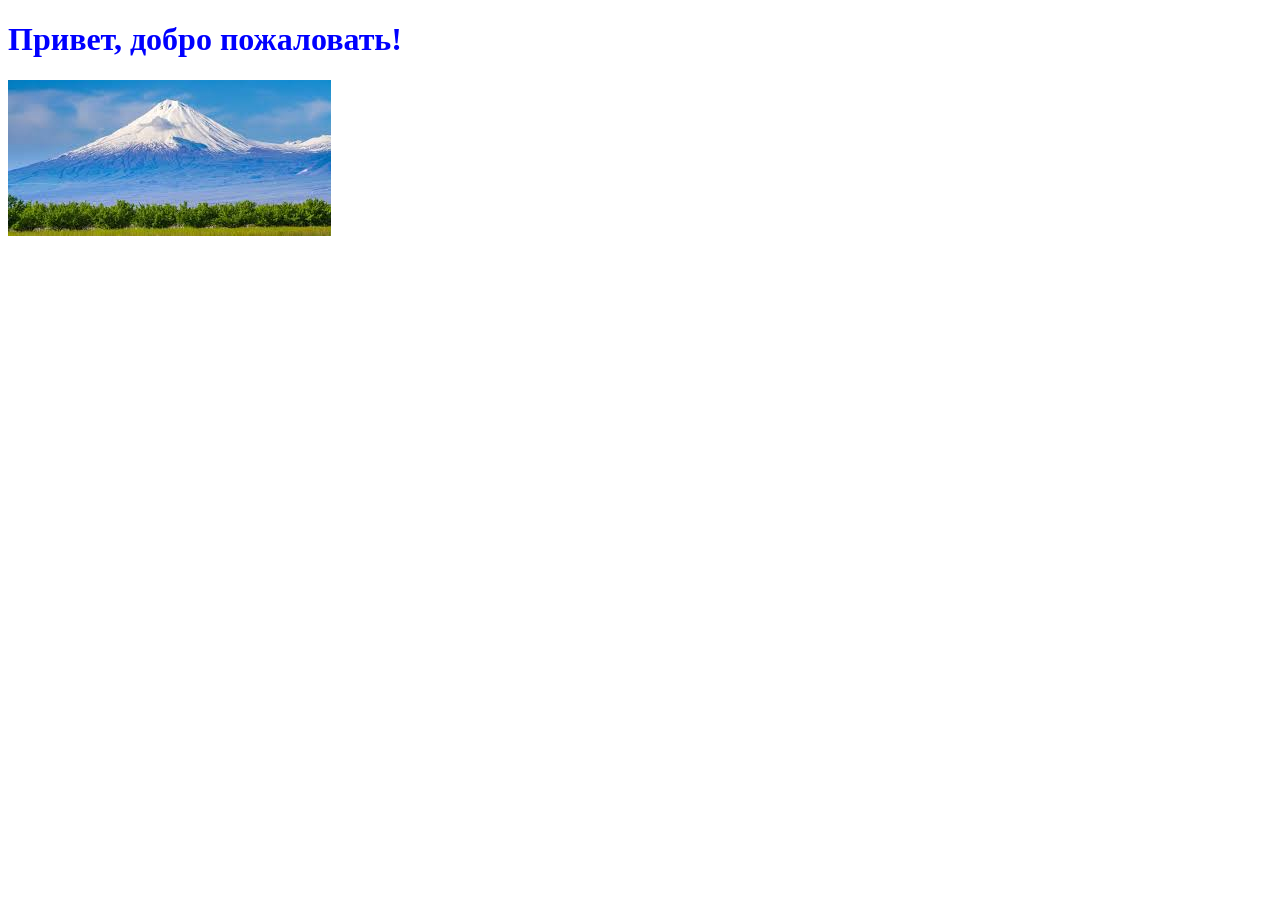
<file: hellow-arokenru/index.html>
<!DOCTYPE html>
<html lang="ru">
<head>
  <meta charset="UTF-8">
  <meta name="viewport" content="width=device-width, initial-scale=1.0">
  <meta name="description" content="мой первф адеватный сайт">
  <title>Nachalo</title>
  <link rel="stylesheet" href="style.css">
  <script src="script.js"></script>
</head>
<body>
  <h1>Привет, добро пожаловать!</h1>
  <img src="[data-uri]" alt="">
</body>
</html>
</file>
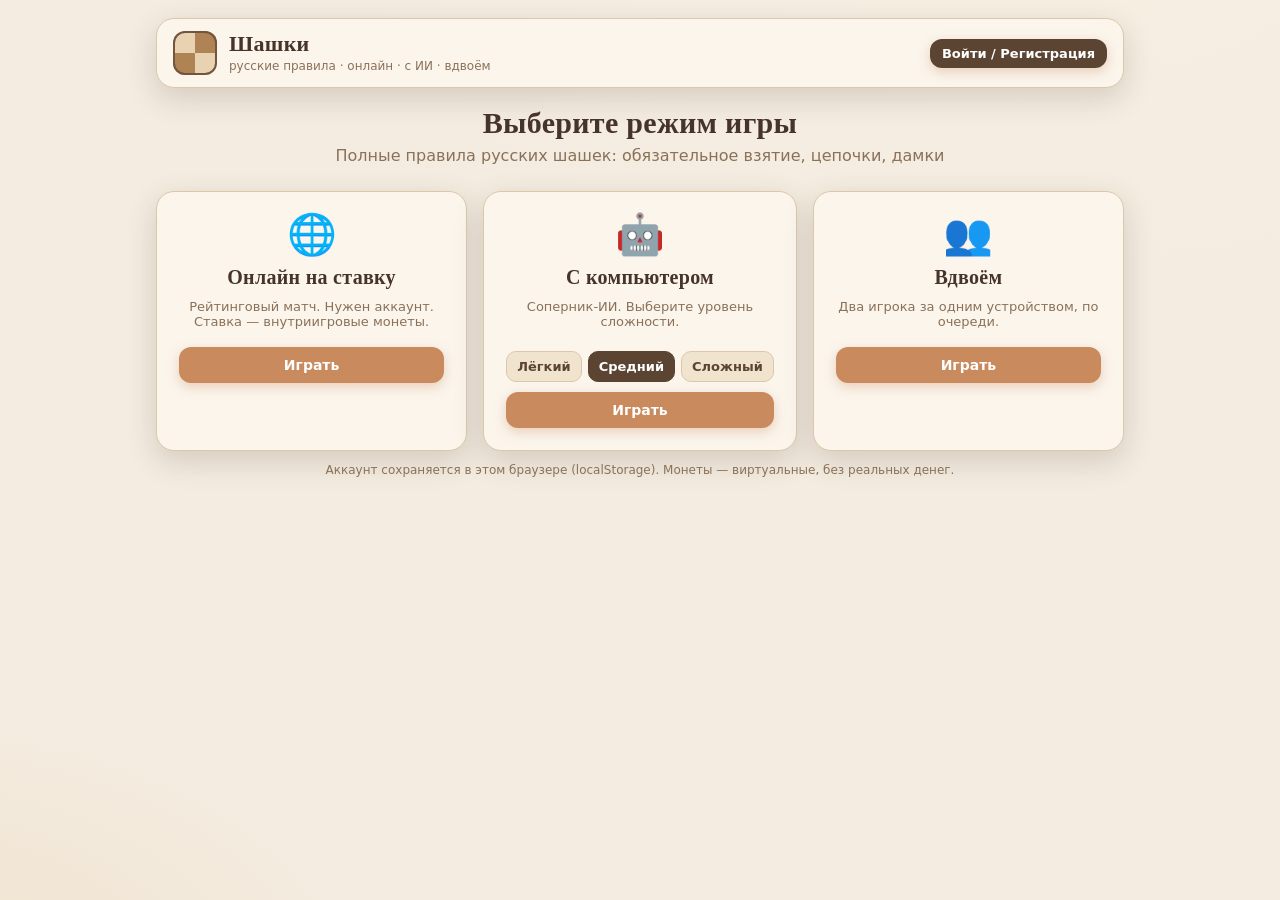
<file: shaski/index.html>
<!DOCTYPE html>
<html lang="ru">
<head>
<meta charset="UTF-8" />
<meta name="viewport" content="width=device-width, initial-scale=1.0" />
<title>Шашки — онлайн, с компьютером, вдвоём</title>
<link rel="stylesheet" href="style.css" />
</head>
<body>
<div class="wrap">

  <!-- ШАПКА -->
  <div class="topbar">
    <div class="brand">
      <div class="logo"></div>
      <div>
        <h1>Шашки</h1>
        <small>русские правила · онлайн · с ИИ · вдвоём</small>
      </div>
    </div>
    <div class="account" id="account">
      <!-- заполняется из JS -->
    </div>
  </div>

  <!-- ЭКРАН: МЕНЮ -->
  <section class="screen active" id="screen-menu">
    <div class="menu-head">
      <h2>Выберите режим игры</h2>
      <p>Полные правила русских шашек: обязательное взятие, цепочки, дамки</p>
    </div>
    <div class="cards">
      <div class="card">
        <div class="ico">🌐</div>
        <h3>Онлайн на ставку</h3>
        <p>Рейтинговый матч. Нужен аккаунт. Ставка — внутриигровые монеты.</p>
        <button class="btn" onclick="goOnline()">Играть</button>
      </div>
      <div class="card">
        <div class="ico">🤖</div>
        <h3>С компьютером</h3>
        <p>Соперник-ИИ. Выберите уровень сложности.</p>
        <div class="seg" id="diffSeg">
          <button data-d="easy">Лёгкий</button>
          <button data-d="medium" class="sel">Средний</button>
          <button data-d="hard">Сложный</button>
        </div>
        <button class="btn" onclick="startVsComputer()">Играть</button>
      </div>
      <div class="card">
        <div class="ico">👥</div>
        <h3>Вдвоём</h3>
        <p>Два игрока за одним устройством, по очереди.</p>
        <button class="btn" onclick="startLocal()">Играть</button>
      </div>
    </div>
    <p class="hint">Аккаунт сохраняется в этом браузере (localStorage). Монеты — виртуальные, без реальных денег.</p>
  </section>

  <!-- ЭКРАН: АВТОРИЗАЦИЯ -->
  <section class="screen" id="screen-auth">
    <div class="panel">
      <h2>Вход в аккаунт</h2>
      <p class="sub">Только логин и пароль — без кодов и SMS</p>
      <div class="tabs">
        <button id="tab-login" class="sel" onclick="switchTab('login')">Вход</button>
        <button id="tab-reg" onclick="switchTab('reg')">Регистрация</button>
      </div>
      <div class="field">
        <label>Логин</label>
        <input id="in-login" type="text" autocomplete="username" placeholder="например, dama_player" />
      </div>
      <div class="field">
        <label>Пароль</label>
        <input id="in-pass" type="password" autocomplete="current-password" placeholder="••••••" />
      </div>
      <div class="field" id="field-pass2" style="display:none">
        <label>Повторите пароль</label>
        <input id="in-pass2" type="password" placeholder="••••••" />
      </div>
      <div class="msg" id="auth-msg"></div>
      <button class="btn" style="width:100%;margin-top:6px" id="auth-submit" onclick="submitAuth()">Войти</button>
      <button class="btn ghost" style="width:100%;margin-top:8px" onclick="show('menu')">← В меню</button>
      <p class="hint">При регистрации начисляется <b>1000 монет</b> на старт.</p>
    </div>
  </section>

  <!-- ЭКРАН: ЛОББИ СТАВОК -->
  <section class="screen" id="screen-lobby">
    <div class="panel">
      <h2>Онлайн-матч</h2>
      <p class="sub">Выберите ставку и начните рейтинговую партию</p>
      <div class="box-stats" id="lobby-stats" style="background:#f0e2cd;border-radius:12px;padding:12px 14px;margin-bottom:16px;font-size:14px"></div>
      <label style="font-size:13px;font-weight:600;color:var(--coffee-2)">Ставка (монеты)</label>
      <div class="stake-grid" id="stakeGrid">
        <button data-s="50">50</button>
        <button data-s="100" class="sel">100</button>
        <button data-s="250">250</button>
        <button data-s="500">500</button>
      </div>
      <div class="msg" id="lobby-msg"></div>
      <button class="btn" style="width:100%;margin-top:10px" id="findBtn" onclick="startOnlineMatch()">🔎 Найти соперника</button>
      <button class="btn ghost" style="width:100%;margin-top:8px" onclick="claimBonus()" id="bonusBtn">🎁 Получить ежедневный бонус (+200)</button>
      <button class="btn ghost" style="width:100%;margin-top:8px" onclick="show('menu')">← В меню</button>
      <p class="hint">Победа: +ставка и +25 рейтинга. Поражение: −ставка и −15 рейтинга. Ничья — ставка возвращается.</p>
    </div>
  </section>

  <!-- ЭКРАН: ИГРА -->
  <section class="screen" id="screen-game">
    <div class="game-top">
      <button class="btn ghost small" onclick="confirmQuit()">← Выйти</button>
      <div class="turn-banner">
        <span class="dot" id="turn-dot"></span>
        <span id="turn-text">Ход белых</span>
      </div>
      <div style="width:80px"></div>
    </div>
    <div class="game-grid">
      <div class="board-frame">
        <div class="board" id="board"></div>
      </div>
      <div class="side">
        <div class="box">
          <h3 id="mode-title">Партия</h3>
          <div class="stat-row"><span id="lbl-white">Белые</span><b id="cnt-white">12</b></div>
          <div class="stat-row"><span id="lbl-black">Чёрные</span><b id="cnt-black">12</b></div>
          <div class="stat-row" id="stake-row" style="display:none"><span>Ставка</span><b id="stake-val">—</b></div>
        </div>
        <div class="box actions">
          <button class="btn ghost small" onclick="undoMove()" id="undoBtn">↶ Отменить ход</button>
          <button class="btn ghost small" onclick="offerDraw()" id="drawBtn">🤝 Ничья</button>
          <button class="btn dark small" onclick="resign()" id="resignBtn">🏳 Сдаться</button>
        </div>
        <div class="box" id="rules-box">
          <h3>Правила (кратко)</h3>
          <p style="font-size:12px;color:var(--muted);line-height:1.6;margin:0">
            Шашки ходят по диагонали вперёд. Бить можно <b>вперёд и назад</b>. Взятие <b>обязательно</b>,
            а начатую цепочку нужно закончить. Дойдя до последнего ряда, шашка становится <b>дамкой</b>
            и ходит/бьёт на любое расстояние по диагонали.
          </p>
        </div>
      </div>
    </div>
  </section>
</div>

<!-- МОДАЛКА -->
<div class="overlay" id="overlay">
  <div class="modal">
    <div class="big" id="m-icon">🏆</div>
    <h2 id="m-title">Победа!</h2>
    <p id="m-text">Партия завершена.</p>
    <div class="reward" id="m-reward" style="display:none"></div>
    <div class="row">
      <button class="btn ghost" onclick="closeModal();show('menu')">В меню</button>
      <button class="btn" id="m-again" onclick="playAgain()">Ещё раз</button>
    </div>
  </div>
</div>
<script src="script.js"></script>
</body>
</html>
</file>
<file: hellow-arokenru/style.css>
h1 {
  color: blue;
}
</file>
<file: shaski/style.css>
:root{
    --cream:#f4ece0;        /* фон страницы */
    --paper:#fbf5ec;        /* карточки */
    --light:#e7d3b1;        /* светлая клетка */
    --dark:#b08355;         /* тёмная клетка */
    --coffee:#5c4433;       /* основной тёмный */
    --coffee-2:#73553d;
    --caramel:#c98a5e;      /* акцент */
    --caramel-d:#b3744a;
    --beige-line:#dcc7a8;
    --text:#46342a;
    --muted:#8a7158;
    --ok:#7f9b6b;
    --bad:#b56a5a;
    --white-pc:#f6ead6;     /* белая шашка */
    --white-pc-edge:#cdb088;
    --black-pc:#4a3526;     /* чёрная шашка */
    --black-pc-edge:#2c1f16;
    --shadow:0 10px 30px rgba(70,52,42,.18);
    --radius:18px;
  }
  *{box-sizing:border-box}
  html,body{margin:0;padding:0}
  body{
    font-family: system-ui,-apple-system,"Segoe UI",Roboto,Arial,sans-serif;
    color:var(--text);
    background:
      radial-gradient(1200px 600px at 80% -10%, #f7efe2 0%, transparent 60%),
      radial-gradient(900px 500px at -10% 110%, #efe0cb 0%, transparent 55%),
      var(--cream);
    min-height:100vh;
  }
  h1,h2,h3{font-family:Georgia,"Times New Roman",serif;font-weight:600;letter-spacing:.3px}
  button{font-family:inherit;cursor:pointer}
  .wrap{max-width:1000px;margin:0 auto;padding:18px 16px 60px}

  /* ===== Шапка с аккаунтом ===== */
  .topbar{
    display:flex;align-items:center;justify-content:space-between;gap:12px;
    background:var(--paper);border:1px solid var(--beige-line);
    border-radius:var(--radius);padding:12px 16px;box-shadow:var(--shadow);
    margin-bottom:18px;flex-wrap:wrap;
  }
  .brand{display:flex;align-items:center;gap:12px}
  .brand .logo{
    width:44px;height:44px;border-radius:12px;flex:0 0 auto;
    background:
      conic-gradient(var(--dark) 0 25%, var(--light) 0 50%, var(--dark) 0 75%, var(--light) 0);
    box-shadow:inset 0 0 0 2px var(--coffee-2);
  }
  .brand h1{font-size:22px;margin:0;line-height:1}
  .brand small{color:var(--muted);font-size:12px}
  .account{display:flex;align-items:center;gap:14px;flex-wrap:wrap}
  .acc-stat{text-align:right;line-height:1.15}
  .acc-stat b{font-size:14px}
  .acc-stat span{display:block;color:var(--muted);font-size:11px;text-transform:uppercase;letter-spacing:.5px}
  .chip{
    display:inline-flex;align-items:center;gap:6px;background:#f0e2cd;
    border:1px solid var(--beige-line);border-radius:999px;padding:6px 12px;font-size:13px;font-weight:600;
  }
  .chip.coins{background:#f6ecd0;color:#8a6a2f}

  .btn{
    border:none;border-radius:12px;padding:10px 16px;font-size:14px;font-weight:600;
    background:var(--caramel);color:#fff;box-shadow:0 4px 12px rgba(201,138,94,.35);
    transition:transform .08s ease, filter .15s ease;
  }
  .btn:hover{filter:brightness(1.05)}
  .btn:active{transform:translateY(1px)}
  .btn.ghost{background:transparent;color:var(--coffee);box-shadow:none;border:1px solid var(--beige-line)}
  .btn.dark{background:var(--coffee)}
  .btn.small{padding:7px 12px;font-size:13px}
  .btn:disabled{opacity:.5;cursor:not-allowed}

  /* ===== Экраны ===== */
  .screen{display:none;animation:fade .25s ease}
  .screen.active{display:block}
  @keyframes fade{from{opacity:0;transform:translateY(6px)}to{opacity:1;transform:none}}

  /* Меню */
  .menu-head{text-align:center;margin:10px 0 26px}
  .menu-head h2{font-size:30px;margin:0 0 6px}
  .menu-head p{color:var(--muted);margin:0}
  .cards{display:grid;grid-template-columns:repeat(3,1fr);gap:16px}
  @media(max-width:760px){.cards{grid-template-columns:1fr}}
  .card{
    background:var(--paper);border:1px solid var(--beige-line);border-radius:var(--radius);
    padding:22px;box-shadow:var(--shadow);text-align:center;display:flex;flex-direction:column;gap:10px;
    transition:transform .12s ease, box-shadow .15s ease;
  }
  .card:hover{transform:translateY(-3px);box-shadow:0 16px 36px rgba(70,52,42,.22)}
  .card .ico{font-size:40px;line-height:1;margin-bottom:2px}
  .card h3{margin:0;font-size:20px}
  .card p{margin:0;color:var(--muted);font-size:13px;min-height:38px}
  .seg{display:flex;gap:6px;justify-content:center;margin-top:4px}
  .seg button{
    border:1px solid var(--beige-line);background:#f1e4ce;border-radius:10px;padding:7px 10px;font-size:13px;
    color:var(--coffee);font-weight:600;flex:1;
  }
  .seg button.sel{background:var(--coffee);color:#fff;border-color:var(--coffee)}

  /* Панель/формы */
  .panel{
    max-width:440px;margin:0 auto;background:var(--paper);border:1px solid var(--beige-line);
    border-radius:var(--radius);padding:26px;box-shadow:var(--shadow);
  }
  .panel h2{margin:0 0 4px;text-align:center}
  .panel .sub{text-align:center;color:var(--muted);margin:0 0 20px;font-size:14px}
  .field{margin-bottom:14px}
  .field label{display:block;font-size:13px;font-weight:600;margin-bottom:6px;color:var(--coffee-2)}
  .field input{
    width:100%;padding:11px 12px;border:1px solid var(--beige-line);border-radius:10px;
    background:#fffaf2;font-size:15px;color:var(--text);
  }
  .field input:focus{outline:2px solid var(--caramel);outline-offset:0;border-color:transparent}
  .tabs{display:flex;gap:6px;margin-bottom:18px;background:#efe1cb;padding:5px;border-radius:12px}
  .tabs button{flex:1;border:none;background:transparent;padding:9px;border-radius:9px;font-weight:600;color:var(--coffee-2)}
  .tabs button.sel{background:#fff;box-shadow:0 2px 6px rgba(0,0,0,.06);color:var(--coffee)}
  .msg{font-size:13px;min-height:18px;margin-top:4px}
  .msg.err{color:var(--bad)}
  .msg.ok{color:var(--ok)}

  /* Лобби ставок */
  .stake-grid{display:grid;grid-template-columns:repeat(4,1fr);gap:8px;margin:8px 0 4px}
  .stake-grid button{
    border:1px solid var(--beige-line);background:#f6ecd0;border-radius:10px;padding:12px 0;font-weight:700;color:#8a6a2f;
  }
  .stake-grid button.sel{background:var(--caramel);color:#fff;border-color:var(--caramel)}

  /* ===== Игровой экран ===== */
  .game-top{display:flex;align-items:center;justify-content:space-between;gap:10px;margin-bottom:14px;flex-wrap:wrap}
  .turn-banner{
    display:flex;align-items:center;gap:10px;background:var(--paper);border:1px solid var(--beige-line);
    border-radius:14px;padding:10px 16px;box-shadow:var(--shadow);font-weight:600;
  }
  .dot{width:16px;height:16px;border-radius:50%;border:2px solid var(--coffee-2)}
  .dot.w{background:var(--white-pc)}
  .dot.b{background:var(--black-pc)}
  .game-grid{display:grid;grid-template-columns:1fr 250px;gap:18px;align-items:start}
  @media(max-width:820px){.game-grid{grid-template-columns:1fr}}

  .board-frame{
    background:linear-gradient(145deg,#6e5238,#4a3526);padding:16px;border-radius:20px;
    box-shadow:var(--shadow);position:relative;
  }
  .board{
    width:100%;aspect-ratio:1/1;display:grid;
    grid-template-columns:repeat(8,1fr);grid-template-rows:repeat(8,1fr);
    border-radius:8px;overflow:hidden;border:3px solid #3c2b1d;
  }
  .cell{position:relative;display:flex;align-items:center;justify-content:center}
  .cell.light{background:var(--light)}
  .cell.dark{background:var(--dark)}
  .cell.playable{cursor:default}
  .cell.sel::after{content:"";position:absolute;inset:0;background:rgba(127,155,107,.55)}
  .cell.move::before{
    content:"";width:30%;height:30%;border-radius:50%;
    background:rgba(92,68,51,.35);box-shadow:0 0 0 3px rgba(92,68,51,.18);
  }
  .cell.cap::before{
    content:"";position:absolute;inset:6%;border-radius:50%;
    border:3px dashed rgba(181,106,90,.85);
  }
  .cell.from{box-shadow:inset 0 0 0 3px rgba(201,138,94,.9)}

  .piece{
    width:74%;height:74%;border-radius:50%;position:relative;z-index:2;
    transition:transform .12s ease;animation:pop .18s ease;
  }
  @keyframes pop{from{transform:scale(.6);opacity:.4}to{transform:scale(1);opacity:1}}
  .piece.captured{animation:fade-out .25s ease forwards}
  @keyframes fade-out{to{opacity:.15;transform:scale(.7)}}
  .piece.w{
    background:radial-gradient(circle at 35% 30%, #fff7e9, var(--white-pc) 60%, #e6d2ad 100%);
    box-shadow:0 3px 6px rgba(0,0,0,.3), inset 0 0 0 4px var(--white-pc-edge);
  }
  .piece.b{
    background:radial-gradient(circle at 35% 30%, #6a4f3b, var(--black-pc) 60%, #2c1f16 100%);
    box-shadow:0 3px 6px rgba(0,0,0,.4), inset 0 0 0 4px var(--black-pc-edge);
  }
  .piece.king::after{
    content:"♛";position:absolute;inset:0;display:flex;align-items:center;justify-content:center;
    font-size:120%;color:rgba(0,0,0,.35);
  }
  .piece.w.king::after{color:rgba(120,90,40,.65)}
  .piece.b.king::after{color:rgba(255,220,150,.8)}
  .piece.movable{cursor:pointer}
  .piece.movable:hover{transform:scale(1.06)}

  .side{display:flex;flex-direction:column;gap:14px}
  .side .box{background:var(--paper);border:1px solid var(--beige-line);border-radius:16px;padding:16px;box-shadow:var(--shadow)}
  .side h3{margin:0 0 10px;font-size:16px}
  .stat-row{display:flex;justify-content:space-between;font-size:14px;padding:4px 0;border-bottom:1px dashed var(--beige-line)}
  .stat-row:last-child{border-bottom:none}
  .stat-row b{color:var(--coffee)}
  .side .actions{display:flex;flex-direction:column;gap:8px}

  /* Модалка */
  .overlay{
    position:fixed;inset:0;background:rgba(46,33,22,.55);display:none;align-items:center;justify-content:center;
    z-index:50;padding:20px;backdrop-filter:blur(2px);
  }
  .overlay.show{display:flex}
  .modal{
    background:var(--paper);border-radius:22px;padding:30px;max-width:380px;width:100%;text-align:center;
    box-shadow:0 30px 80px rgba(0,0,0,.4);animation:pop2 .25s ease;
  }
  @keyframes pop2{from{transform:scale(.85);opacity:0}to{transform:none;opacity:1}}
  .modal .big{font-size:48px;margin-bottom:6px}
  .modal h2{margin:0 0 8px}
  .modal p{color:var(--muted);margin:0 0 18px}
  .modal .reward{font-size:18px;font-weight:700;margin-bottom:16px}
  .modal .reward.plus{color:var(--ok)}
  .modal .reward.minus{color:var(--bad)}
  .modal .row{display:flex;gap:10px}
  .modal .row .btn{flex:1}

  .hint{font-size:12px;color:var(--muted);text-align:center;margin-top:10px;line-height:1.5}
  .level-bar{height:8px;background:#eaddc6;border-radius:6px;overflow:hidden;margin-top:6px}
  .level-bar i{display:block;height:100%;background:linear-gradient(90deg,var(--caramel),var(--caramel-d))}
</file>
